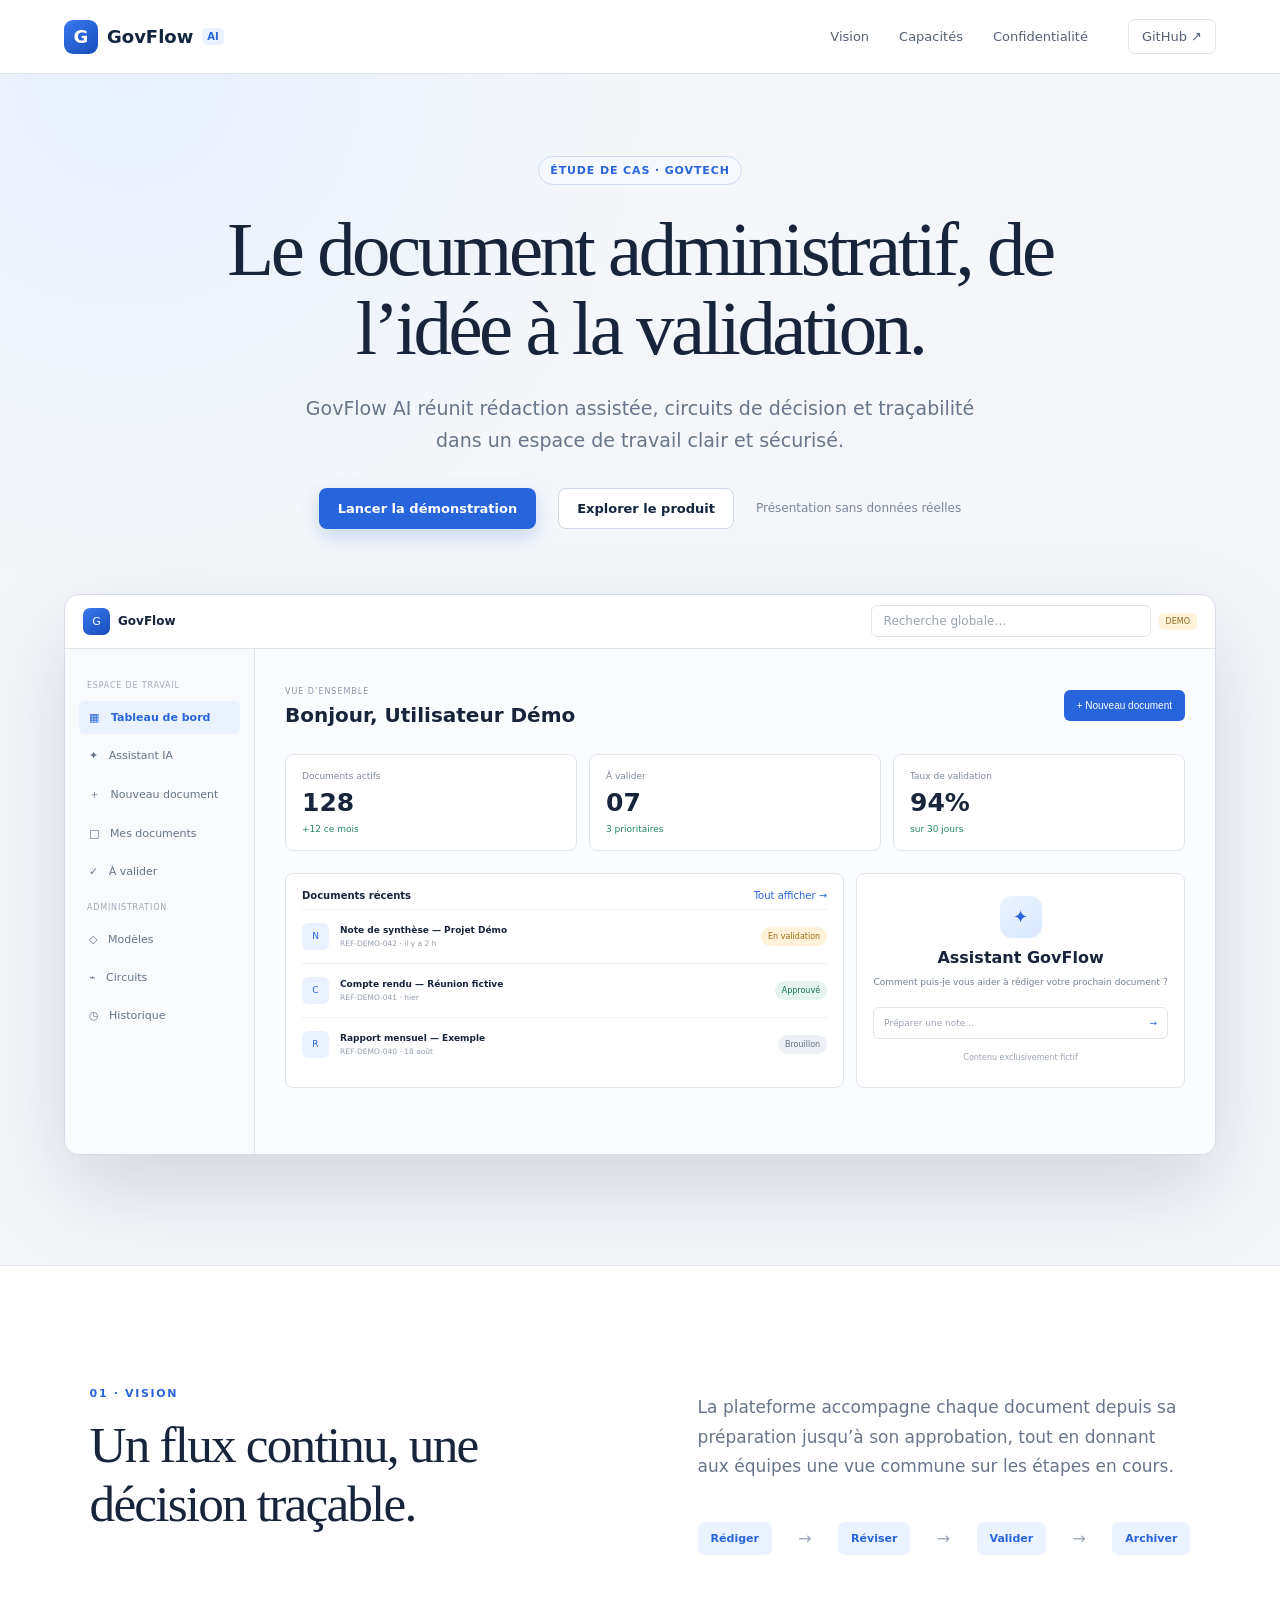
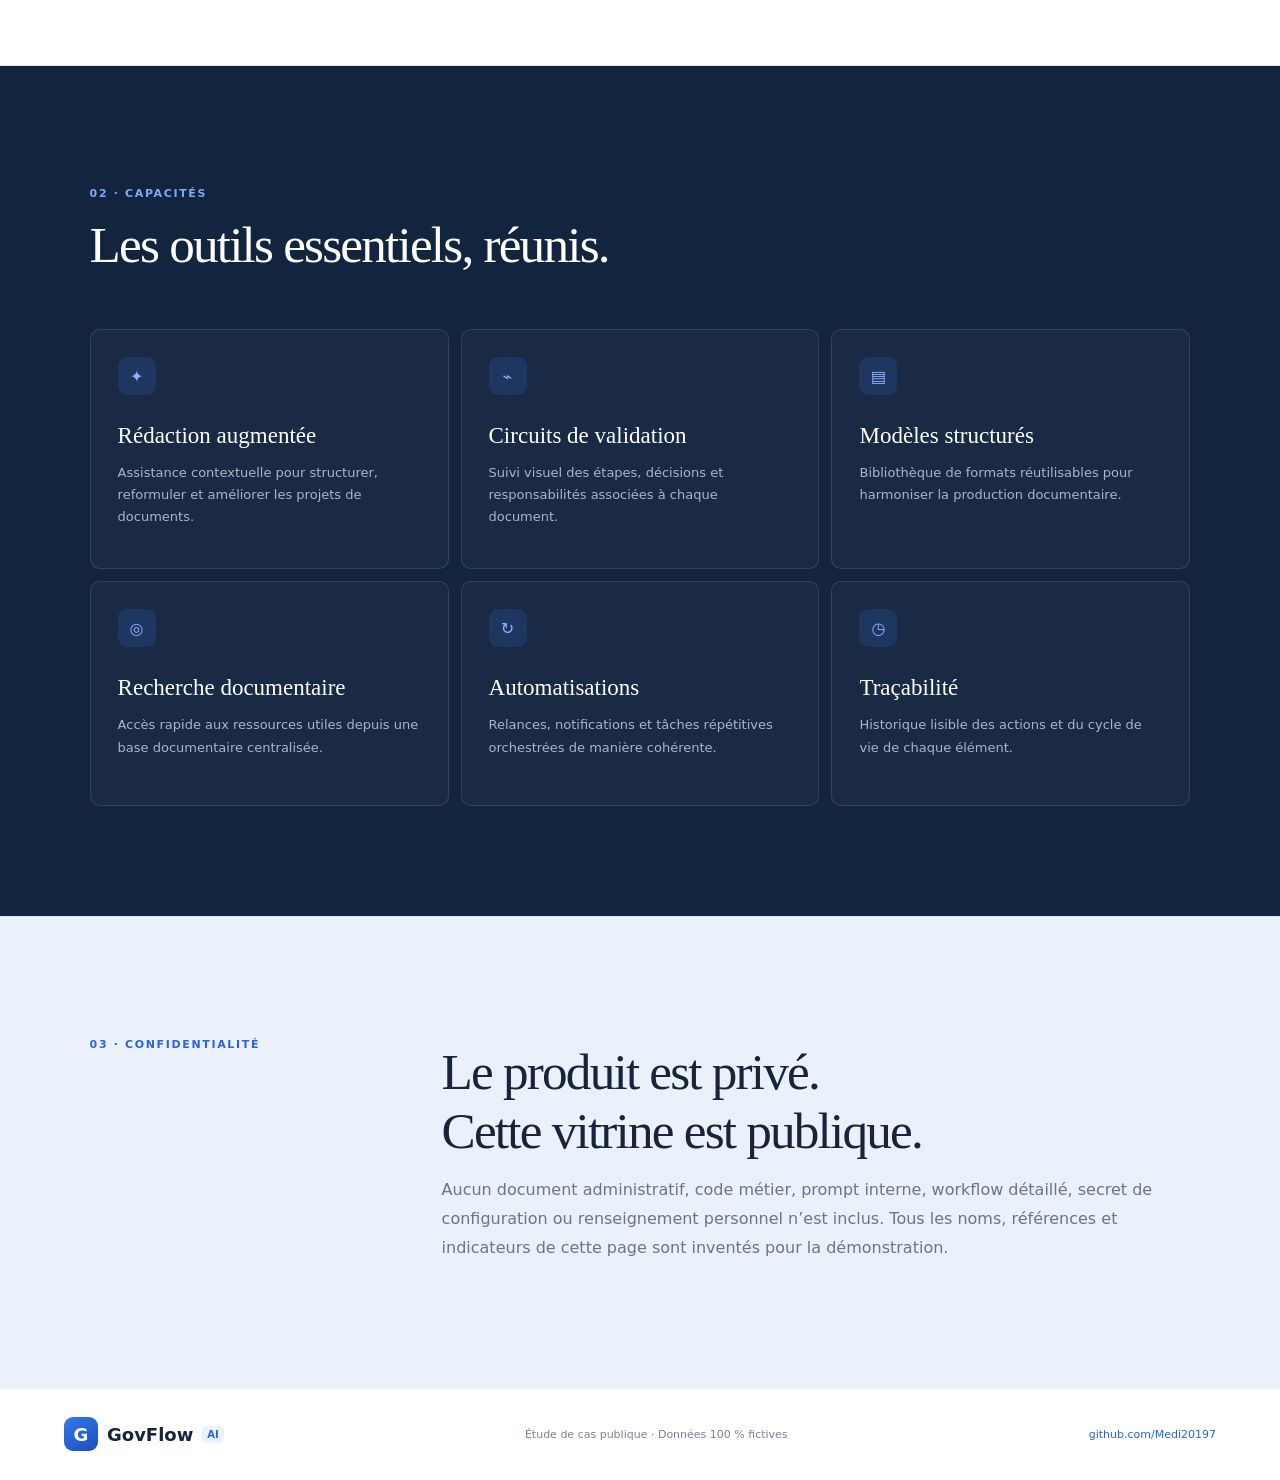
<file: index.html>
<!doctype html>
<html lang="fr">
  <head>
    <meta charset="UTF-8" />
    <meta name="viewport" content="width=device-width, initial-scale=1.0" />
    <meta name="description" content="Étude de cas publique de GovFlow AI, plateforme de gestion documentaire intelligente." />
    <title>GovFlow AI — Étude de cas</title>
    <link rel="stylesheet" href="styles.css" />
  </head>
  <body>
    <header class="nav">
      <a class="logo" href="#top"><span>G</span> GovFlow <i>AI</i></a>
      <nav><a href="#vision">Vision</a><a href="#capacites">Capacités</a><a href="#confidentialite">Confidentialité</a></nav>
      <a class="github" href="https://github.com/Medi20197">GitHub ↗</a>
    </header>

    <main id="top">
      <section class="hero">
        <div class="copy">
          <div class="pill">Étude de cas · GovTech</div>
          <h1>Le document administratif, de l’idée à la validation.</h1>
          <p>GovFlow AI réunit rédaction assistée, circuits de décision et traçabilité dans un espace de travail clair et sécurisé.</p>
          <div class="actions"><a class="primary" href="demo.html">Lancer la démonstration</a><a class="secondary" href="#vision">Explorer le produit</a><span>Présentation sans données réelles</span></div>
        </div>

        <div class="product" aria-label="Aperçu fictif de GovFlow AI">
          <div class="topbar"><div class="mini-logo">G</div><b>GovFlow</b><span>Recherche globale…</span><i>DEMO</i></div>
          <div class="workspace">
            <aside><small>ESPACE DE TRAVAIL</small><b>▦ &nbsp; Tableau de bord</b><span>✦ &nbsp; Assistant IA</span><span>＋ &nbsp; Nouveau document</span><span>□ &nbsp; Mes documents</span><span>✓ &nbsp; À valider</span><small>ADMINISTRATION</small><span>◇ &nbsp; Modèles</span><span>⌁ &nbsp; Circuits</span><span>◷ &nbsp; Historique</span></aside>
            <section class="dash">
              <div class="dash-title"><div><small>VUE D’ENSEMBLE</small><h2>Bonjour, Utilisateur Démo</h2></div><button>+ Nouveau document</button></div>
              <div class="kpis"><article><span>Documents actifs</span><strong>128</strong><em>+12 ce mois</em></article><article><span>À valider</span><strong>07</strong><em>3 prioritaires</em></article><article><span>Taux de validation</span><strong>94%</strong><em>sur 30 jours</em></article></div>
              <div class="content-grid">
                <article class="documents"><div class="card-head"><b>Documents récents</b><span>Tout afficher →</span></div><div class="doc"><i>N</i><div><b>Note de synthèse — Projet Démo</b><small>REF-DEMO-042 · il y a 2 h</small></div><mark>En validation</mark></div><div class="doc"><i>C</i><div><b>Compte rendu — Réunion fictive</b><small>REF-DEMO-041 · hier</small></div><mark class="ok">Approuvé</mark></div><div class="doc"><i>R</i><div><b>Rapport mensuel — Exemple</b><small>REF-DEMO-040 · 18 août</small></div><mark class="draft">Brouillon</mark></div></article>
                <article class="assistant"><div class="spark">✦</div><b>Assistant GovFlow</b><p>Comment puis-je vous aider à rédiger votre prochain document ?</p><div class="prompt">Préparer une note… <span>→</span></div><small>Contenu exclusivement fictif</small></article>
              </div>
            </section>
          </div>
        </div>
      </section>

      <section class="section vision" id="vision">
        <div><p class="eyebrow">01 · Vision</p><h2>Un flux continu, une décision traçable.</h2></div>
        <div><p>La plateforme accompagne chaque document depuis sa préparation jusqu’à son approbation, tout en donnant aux équipes une vue commune sur les étapes en cours.</p><div class="flow"><span>Rédiger</span><i>→</i><span>Réviser</span><i>→</i><span>Valider</span><i>→</i><span>Archiver</span></div></div>
      </section>

      <section class="section capabilities" id="capacites">
        <p class="eyebrow">02 · Capacités</p><h2>Les outils essentiels, réunis.</h2>
        <div class="cards">
          <article><i>✦</i><h3>Rédaction augmentée</h3><p>Assistance contextuelle pour structurer, reformuler et améliorer les projets de documents.</p></article>
          <article><i>⌁</i><h3>Circuits de validation</h3><p>Suivi visuel des étapes, décisions et responsabilités associées à chaque document.</p></article>
          <article><i>▤</i><h3>Modèles structurés</h3><p>Bibliothèque de formats réutilisables pour harmoniser la production documentaire.</p></article>
          <article><i>◎</i><h3>Recherche documentaire</h3><p>Accès rapide aux ressources utiles depuis une base documentaire centralisée.</p></article>
          <article><i>↻</i><h3>Automatisations</h3><p>Relances, notifications et tâches répétitives orchestrées de manière cohérente.</p></article>
          <article><i>◷</i><h3>Traçabilité</h3><p>Historique lisible des actions et du cycle de vie de chaque élément.</p></article>
        </div>
      </section>

      <section class="section privacy" id="confidentialite">
        <p class="eyebrow">03 · Confidentialité</p><div><h2>Le produit est privé.<br />Cette vitrine est publique.</h2><p>Aucun document administratif, code métier, prompt interne, workflow détaillé, secret de configuration ou renseignement personnel n’est inclus. Tous les noms, références et indicateurs de cette page sont inventés pour la démonstration.</p></div>
      </section>
    </main>

    <footer><a class="logo" href="#top"><span>G</span> GovFlow <i>AI</i></a><p>Étude de cas publique · Données 100 % fictives</p><a href="https://github.com/Medi20197">github.com/Medi20197</a></footer>
  </body>
</html>
</file>
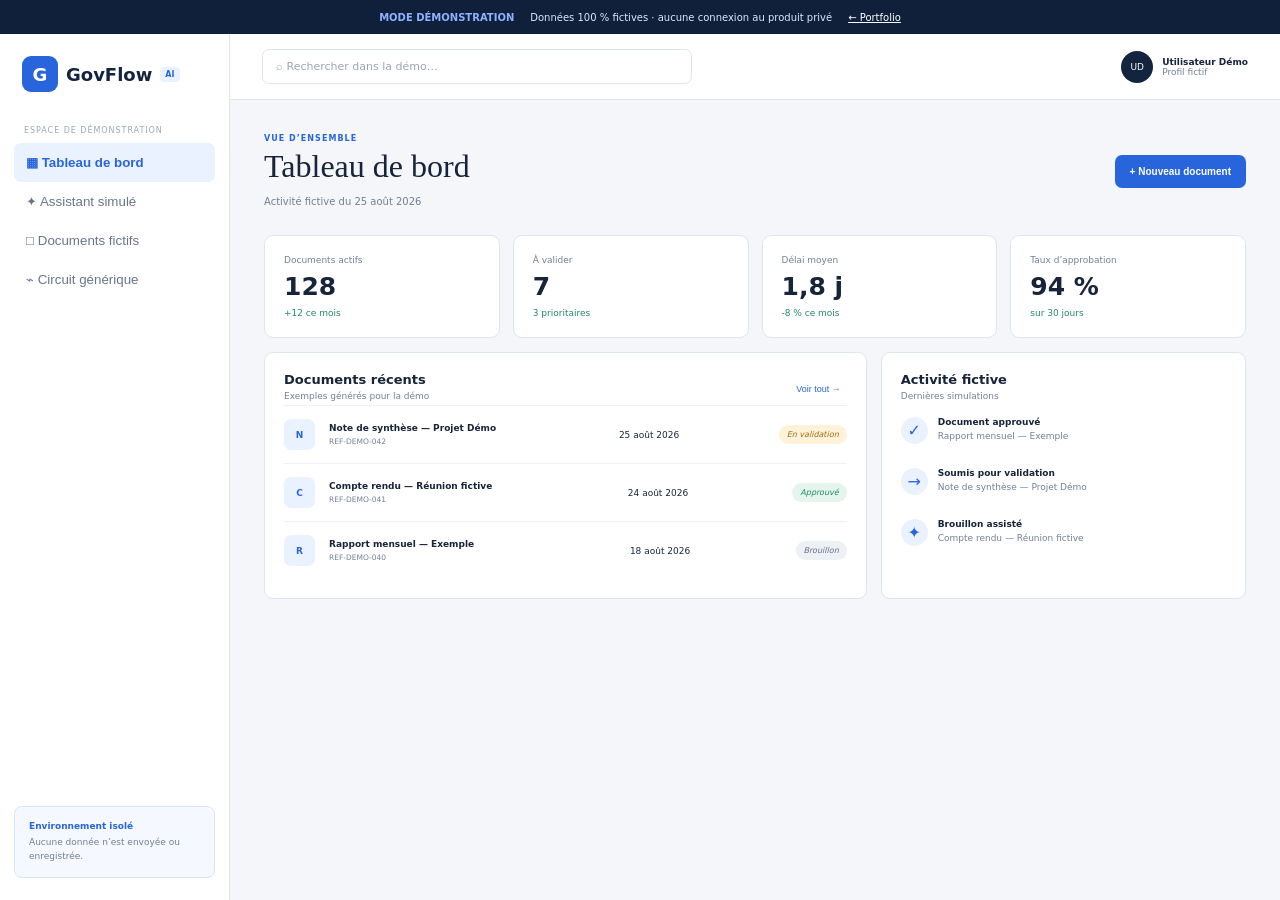
<file: demo.html>
<!doctype html>
<html lang="fr">
<head><meta charset="UTF-8"><meta name="viewport" content="width=device-width,initial-scale=1"><meta name="description" content="Démonstration fictive et autonome de GovFlow AI."><title>GovFlow AI — Démonstration</title><link rel="stylesheet" href="demo.css"></head>
<body>
  <div class="banner"><b>MODE DÉMONSTRATION</b><span>Données 100 % fictives · aucune connexion au produit privé</span><a href="index.html">← Portfolio</a></div>
  <div class="shell">
    <aside><a class="brand" href="demo.html"><i>G</i>GovFlow <small>AI</small></a><p>ESPACE DE DÉMONSTRATION</p><button class="nav active" data-view="dashboard">▦ Tableau de bord</button><button class="nav" data-view="assistant">✦ Assistant simulé</button><button class="nav" data-view="documents">□ Documents fictifs</button><button class="nav" data-view="workflow">⌁ Circuit générique</button><div class="safe"><b>Environnement isolé</b><span>Aucune donnée n’est envoyée ou enregistrée.</span></div></aside>
    <main>
      <header><button id="menu">☰</button><div class="search">⌕ Rechercher dans la démo…</div><div class="user"><i>UD</i><span><b>Utilisateur Démo</b><small>Profil fictif</small></span></div></header>

      <section id="dashboard" class="view active"><div class="title"><div><p>VUE D’ENSEMBLE</p><h1>Tableau de bord</h1><span>Activité fictive du 25 août 2026</span></div><button class="primary create">+ Nouveau document</button></div><div class="metrics"><article><span>Documents actifs</span><strong>128</strong><small>+12 ce mois</small></article><article><span>À valider</span><strong>7</strong><small>3 prioritaires</small></article><article><span>Délai moyen</span><strong>1,8 j</strong><small>-8 % ce mois</small></article><article><span>Taux d’approbation</span><strong>94 %</strong><small>sur 30 jours</small></article></div><div class="columns"><article class="panel"><div class="panel-head"><div><h2>Documents récents</h2><p>Exemples générés pour la démo</p></div><button data-go="documents">Voir tout →</button></div><div id="recent"></div></article><article class="panel"><div class="panel-head"><div><h2>Activité fictive</h2><p>Dernières simulations</p></div></div><div class="activity"><p><i>✓</i><span><b>Document approuvé</b><small>Rapport mensuel — Exemple</small></span></p><p><i>→</i><span><b>Soumis pour validation</b><small>Note de synthèse — Projet Démo</small></span></p><p><i>✦</i><span><b>Brouillon assisté</b><small>Compte rendu — Réunion fictive</small></span></p></div></article></div></section>

      <section id="assistant" class="view"><div class="title"><div><p>SIMULATION LOCALE</p><h1>Assistant GovFlow</h1><span>Réponses prédéfinies, sans appel à une IA externe</span></div></div><div class="columns assistant-grid"><article class="panel chat"><div id="messages"><div class="message bot"><i>✦</i><p>Bonjour ! Choisissez un exemple pour simuler une aide à la rédaction.</p></div></div><div class="suggestions"><button data-prompt="note">Préparer une note</button><button data-prompt="compte">Structurer un compte rendu</button><button data-prompt="rapport">Créer un plan de rapport</button></div><form id="chat-form"><input id="chat-input" placeholder="Écrivez une demande fictive…" autocomplete="off"><button>Envoyer</button></form></article><article class="panel context"><h2>Protection des données</h2><p>Cette interface fonctionne uniquement dans votre navigateur. Les réponses sont génériques et aucune saisie n’est transmise.</p><dl><div><dt>Mode</dt><dd>Simulation</dd></div><div><dt>Sources</dt><dd>Aucune donnée réelle</dd></div><div><dt>Conservation</dt><dd>Aucune</dd></div></dl></article></div></section>

      <section id="documents" class="view"><div class="title"><div><p>CONTENU FICTIF</p><h1>Documents de démonstration</h1><span>Références et intitulés inventés</span></div><button class="primary create">+ Nouveau document</button></div><article class="panel"><div class="filters"><input id="doc-search" placeholder="Rechercher un exemple…"><button class="filter active" data-filter="all">Tous</button><button class="filter" data-filter="Brouillon">Brouillons</button><button class="filter" data-filter="En validation">En validation</button><button class="filter" data-filter="Approuvé">Approuvés</button></div><div id="doc-table"></div></article></section>

      <section id="workflow" class="view"><div class="title"><div><p>PARCOURS SIMULÉ</p><h1>Circuit de validation</h1><span>Exemple générique sans règle métier réelle</span></div><button id="advance" class="primary">Faire avancer</button></div><article class="panel workflow"><div class="workflow-head"><div><small>DOCUMENT FICTIF</small><h2>Note de synthèse — Projet Démo</h2><span>REF-DEMO-042</span></div><mark id="status">En validation</mark></div><div class="steps"><div class="step done"><i>✓</i><b>Rédaction</b><span>Terminée</span></div><hr class="done"><div class="step current"><i>2</i><b>Révision</b><span>Étape actuelle</span></div><hr><div class="step"><i>3</i><b>Validation</b><span>En attente</span></div><hr><div class="step"><i>4</i><b>Publication</b><span>En attente</span></div></div><p id="workflow-note" class="note">La simulation est positionnée sur l’étape « Révision ».</p></article></section>
    </main>
  </div>
  <dialog><form id="create-form"><div class="dialog-head"><div><small>DÉMONSTRATION</small><h2>Créer un document fictif</h2></div><button type="button" id="close">×</button></div><label>Type<select id="new-type"><option>Note de synthèse</option><option>Compte rendu</option><option>Rapport</option></select></label><label>Objet<input id="new-title" maxlength="80" required placeholder="Ex. Projet de démonstration"></label><p>Aucune information saisie ici n’est enregistrée ou transmise.</p><button class="primary">Créer le brouillon fictif</button></form></dialog>
  <div id="toast"></div><script src="demo.js"></script>
</body></html>
</file>
<file: styles.css>
:root{--navy:#13243f;--blue:#2864dc;--sky:#eaf2ff;--ink:#17243a;--muted:#68758a;--line:#dfe5ed;--paper:#fff;--bg:#f4f6f9;--green:#23876b}*{box-sizing:border-box}html{scroll-behavior:smooth}body{margin:0;background:var(--bg);color:var(--ink);font-family:Inter,ui-sans-serif,system-ui,-apple-system,"Segoe UI",sans-serif}.nav{height:74px;padding:0 max(5vw,24px);display:flex;align-items:center;gap:40px;background:#fff;border-bottom:1px solid var(--line)}.logo{display:flex;align-items:center;gap:9px;color:var(--navy);font-size:18px;font-weight:800;text-decoration:none}.logo span,.mini-logo{display:grid;place-items:center;width:34px;height:34px;border-radius:9px;background:linear-gradient(145deg,#3978ed,#184ebc);color:white}.logo i{font-size:10px;font-style:normal;color:var(--blue);background:var(--sky);border-radius:5px;padding:3px 5px}.nav nav{display:flex;gap:30px;margin-left:auto}.nav nav a,.github{color:#546176;text-decoration:none;font-size:13px}.github{padding:9px 13px;border:1px solid var(--line);border-radius:7px}.hero{padding:82px max(5vw,24px) 110px;overflow:hidden;background:radial-gradient(circle at 10% 0,#e8f0ff 0,transparent 31%),var(--bg)}.copy{max-width:850px;margin:0 auto 65px;text-align:center}.pill{display:inline-block;padding:7px 11px;border:1px solid #cfdcf4;border-radius:20px;color:var(--blue);background:#f5f8ff;font-size:11px;font-weight:750;letter-spacing:.08em;text-transform:uppercase}.copy h1{font-family:Georgia,serif;font-size:clamp(50px,6vw,82px);font-weight:500;line-height:1.03;letter-spacing:-.045em;margin:25px 0}.copy>p{max-width:670px;margin:0 auto;color:var(--muted);font-size:19px;line-height:1.65}.actions{display:flex;justify-content:center;align-items:center;gap:22px;margin-top:32px}.primary{padding:13px 19px;border-radius:8px;background:var(--blue);color:white;text-decoration:none;font-size:13px;font-weight:700;box-shadow:0 8px 20px #2864dc35}.actions span{color:#7c8799;font-size:12px}.product{max-width:1180px;margin:auto;background:#fff;border:1px solid #d5dce7;border-radius:15px;box-shadow:0 35px 90px #162b4c26;overflow:hidden}.topbar{height:54px;display:flex;align-items:center;padding:0 18px;border-bottom:1px solid var(--line);font-size:12px;gap:8px}.mini-logo{width:27px;height:27px;border-radius:7px;font-size:11px}.topbar>span{width:280px;margin-left:auto;padding:8px 12px;border:1px solid var(--line);border-radius:6px;color:#9aa4b2}.topbar>i{font-style:normal;font-size:8px;padding:4px 7px;background:#fff4db;color:#936718;border-radius:5px}.workspace{height:505px;display:grid;grid-template-columns:190px 1fr}.workspace aside{display:flex;flex-direction:column;gap:5px;padding:22px 14px;background:#f8fafc;border-right:1px solid var(--line);color:#667489;font-size:11px}.workspace aside small{font-size:8px;letter-spacing:.1em;color:#a0a9b6;margin:10px 8px 6px}.workspace aside b,.workspace aside span{padding:10px;border-radius:6px}.workspace aside b{background:var(--sky);color:var(--blue)}.dash{padding:30px;background:#fbfcfe}.dash-title{display:flex;align-items:center;justify-content:space-between}.dash-title small{color:#8b97a7;font-size:8px;letter-spacing:.12em}.dash-title h2{font-size:20px;margin:5px 0}.dash-title button{border:0;border-radius:6px;background:var(--blue);color:white;padding:10px 13px;font-size:10px}.kpis{display:grid;grid-template-columns:repeat(3,1fr);gap:12px;margin:22px 0}.kpis article{padding:16px;border:1px solid var(--line);border-radius:8px;background:#fff}.kpis span,.kpis em{display:block;color:#7e8999;font-size:9px;font-style:normal}.kpis strong{display:block;font-size:25px;margin:7px 0}.kpis em{color:var(--green)}.content-grid{display:grid;grid-template-columns:1.7fr 1fr;gap:12px}.content-grid>article{background:#fff;border:1px solid var(--line);border-radius:8px;padding:16px}.card-head{display:flex;justify-content:space-between;font-size:10px;margin-bottom:8px}.card-head span{color:var(--blue)}.doc{display:grid;grid-template-columns:28px 1fr auto;gap:10px;align-items:center;padding:13px 0;border-top:1px solid #edf0f4;font-size:9px}.doc i{display:grid;place-items:center;width:27px;height:27px;border-radius:6px;background:var(--sky);color:var(--blue);font-style:normal}.doc b,.doc small{display:block}.doc small{color:#929dab;margin-top:4px}.doc mark{padding:5px 7px;border-radius:10px;background:#fff2d8;color:#9a6b10;font-size:8px}.doc mark.ok{background:#e5f4ed;color:#197358}.doc mark.draft{background:#edf0f4;color:#657184}.assistant{text-align:center}.spark{display:grid;place-items:center;margin:6px auto 10px;width:42px;height:42px;border-radius:12px;background:linear-gradient(145deg,#eaf2ff,#d8e8ff);color:var(--blue);font-size:18px}.assistant p{color:#758195;font-size:9px;line-height:1.5}.prompt{display:flex;justify-content:space-between;margin-top:18px;padding:10px;border:1px solid var(--line);border-radius:6px;color:#9ca5b2;font-size:9px;text-align:left}.prompt span{color:var(--blue)}.assistant small{display:block;margin-top:14px;color:#9ca5b2;font-size:8px}.section{padding:110px max(7vw,28px);border-top:1px solid var(--line)}.eyebrow{color:var(--blue);font-size:11px;font-weight:800;letter-spacing:.15em;text-transform:uppercase}.section h2{font-family:Georgia,serif;font-weight:500;font-size:clamp(38px,4vw,58px);letter-spacing:-.035em;margin:15px 0}.vision{display:grid;grid-template-columns:1fr 1fr;gap:9vw;background:#fff}.vision>div>p:not(.eyebrow){color:var(--muted);font-size:17px;line-height:1.75}.flow{display:flex;align-items:center;justify-content:space-between;margin-top:40px}.flow span{padding:10px 13px;border-radius:7px;background:var(--sky);color:var(--blue);font-size:11px;font-weight:700}.flow i{font-style:normal;color:#9aa6b8}.capabilities{background:var(--navy);color:#fff}.capabilities .eyebrow{color:#7fa8fb}.cards{display:grid;grid-template-columns:repeat(3,1fr);gap:12px;margin-top:55px}.cards article{min-height:225px;padding:27px;border:1px solid #ffffff1e;border-radius:10px;background:#ffffff08}.cards i{display:grid;place-items:center;width:38px;height:38px;border-radius:9px;background:#3974e52a;color:#8eb2ff;font-style:normal}.cards h3{font-family:Georgia,serif;font-weight:500;font-size:23px;margin:28px 0 12px}.cards p{color:#aab6c8;font-size:13px;line-height:1.7}.privacy{display:grid;grid-template-columns:.5fr 1.5fr;gap:8vw;background:#eaf1fb}.privacy>div p{max-width:760px;color:var(--muted);font-size:16px;line-height:1.8}footer{padding:28px max(5vw,24px);display:flex;align-items:center;justify-content:space-between;background:#fff;color:#778397;font-size:11px}footer a:last-child{color:var(--blue);text-decoration:none}@media(max-width:900px){.nav nav{display:none}.product{min-width:900px;transform:scale(.8);transform-origin:left top;margin-bottom:-100px}.vision,.privacy{grid-template-columns:1fr}.cards{grid-template-columns:repeat(2,1fr)}}@media(max-width:600px){.hero{padding-top:55px}.actions{flex-direction:column}.product{transform:scale(.58);margin-bottom:-210px}.section{padding-top:75px;padding-bottom:75px}.cards{grid-template-columns:1fr}.flow{gap:7px;overflow:auto}.flow span{white-space:nowrap}footer{align-items:flex-start;gap:16px;flex-direction:column}}
:root{--secondary-added:1}.secondary{padding:12px 18px;border:1px solid #cfd8e8;border-radius:8px;background:#fff;color:#13243f;text-decoration:none;font-size:13px;font-weight:700}
</file>
<file: demo.css>
:root{--blue:#2864dc;--navy:#13243f;--ink:#17243a;--muted:#718095;--line:#dfe5ed;--sky:#eaf2ff;--bg:#f4f6f9;--green:#23876b}*{box-sizing:border-box}body{margin:0;background:var(--bg);color:var(--ink);font-family:Inter,system-ui,sans-serif}.banner{height:34px;display:flex;align-items:center;justify-content:center;gap:16px;background:#10203a;color:#dce8ff;font-size:10px}.banner b{color:#8db2ff}.banner a{color:#fff}.shell{min-height:calc(100vh - 34px);display:grid;grid-template-columns:230px 1fr}.shell>aside{position:sticky;top:0;height:calc(100vh - 34px);display:flex;flex-direction:column;padding:22px 14px;background:#fff;border-right:1px solid var(--line)}.brand{display:flex;align-items:center;gap:8px;padding:0 8px 26px;color:var(--navy);font-size:18px;font-weight:800;text-decoration:none}.brand i{display:grid;place-items:center;width:36px;height:36px;border-radius:9px;background:var(--blue);color:#fff;font-style:normal}.brand small{padding:3px 5px;border-radius:4px;background:var(--sky);color:var(--blue);font-size:8px}.shell>aside>p{margin:8px 10px;color:#9ca7b6;font-size:8px;letter-spacing:.12em}.nav{padding:12px;border:0;border-radius:7px;background:transparent;color:#68768a;text-align:left;cursor:pointer}.nav:hover{background:#f5f7fa}.nav.active{background:var(--sky);color:var(--blue);font-weight:700}.safe{margin-top:auto;padding:14px;border:1px solid #d9e5f8;border-radius:8px;background:#f5f8ff}.safe b,.safe span{display:block;font-size:9px}.safe b{color:var(--blue)}.safe span{margin-top:5px;color:var(--muted);line-height:1.5}main{min-width:0}header{height:66px;display:flex;align-items:center;padding:0 32px;background:#fff;border-bottom:1px solid var(--line)}#menu{display:none}.search{width:min(430px,45vw);padding:10px 13px;border:1px solid var(--line);border-radius:7px;color:#9ba5b3;font-size:11px}.user{display:flex;align-items:center;gap:9px;margin-left:auto}.user>i{display:grid;place-items:center;width:32px;height:32px;border-radius:50%;background:var(--navy);color:#fff;font-size:9px;font-style:normal}.user b,.user small{display:block;font-size:9px}.user small{color:var(--muted)}.view{display:none;padding:34px}.view.active{display:block}.title{display:flex;align-items:center;justify-content:space-between;margin-bottom:26px}.title p{margin:0;color:var(--blue);font-size:8px;font-weight:800;letter-spacing:.13em}.title h1{margin:5px 0;font-family:Georgia,serif;font-size:32px;font-weight:500}.title span{color:var(--muted);font-size:10px}.primary{padding:11px 15px;border:0;border-radius:7px;background:var(--blue);color:#fff;font-size:10px;font-weight:700;cursor:pointer}.metrics{display:grid;grid-template-columns:repeat(4,1fr);gap:13px}.metrics article,.panel{padding:19px;background:#fff;border:1px solid var(--line);border-radius:9px}.metrics span,.metrics small,.metrics strong{display:block}.metrics span,.metrics small{color:var(--muted);font-size:9px}.metrics strong{margin:7px 0;font-size:25px}.metrics small{color:var(--green)}.columns{display:grid;grid-template-columns:1.65fr 1fr;gap:14px;margin-top:14px}.panel-head{display:flex;justify-content:space-between}.panel-head h2,.context h2{margin:0;font-size:13px}.panel-head p{margin:4px 0;color:var(--muted);font-size:9px}.panel-head button{border:0;background:none;color:var(--blue);font-size:9px;cursor:pointer}.doc{display:grid;grid-template-columns:34px 1.5fr .8fr auto;gap:11px;align-items:center;padding:13px 0;border-top:1px solid #edf0f4;font-size:9px}.doc i{display:grid;place-items:center;width:31px;height:31px;border-radius:7px;background:var(--sky);color:var(--blue);font-style:normal;font-weight:700}.doc b,.doc small{display:block}.doc small{margin-top:4px;color:var(--muted)}.badge{padding:5px 8px;border-radius:12px;background:#fff2d8;color:#996b14;font-size:8px}.badge.ok{background:#e5f4ed;color:var(--green)}.badge.draft{background:#edf0f4;color:#667184}.activity p{display:flex;gap:10px;margin:0;padding:12px 0}.activity i{display:grid;place-items:center;width:27px;height:27px;border-radius:50%;background:var(--sky);color:var(--blue);font-style:normal}.activity b,.activity small{display:block;font-size:9px}.activity small{margin-top:4px;color:var(--muted)}.assistant-grid{grid-template-columns:1fr 280px}.chat{min-height:500px;display:flex;flex-direction:column}.message{display:flex;gap:9px;max-width:75%;margin-bottom:12px}.message i{display:grid;place-items:center;flex:0 0 30px;height:30px;border-radius:7px;background:var(--sky);color:var(--blue);font-style:normal;font-size:9px}.message p{margin:0;padding:11px 13px;border-radius:4px 11px 11px;background:#f1f5fb;font-size:10px;line-height:1.6;white-space:pre-line}.message.user{margin-left:auto;flex-direction:row-reverse}.message.user i{background:var(--navy);color:#fff}.message.user p{background:var(--blue);color:#fff}.suggestions{display:flex;flex-wrap:wrap;gap:6px;margin-top:auto}.suggestions button,.filter{padding:8px 10px;border:1px solid #ccd9ed;border-radius:15px;background:#f8faff;color:var(--blue);font-size:8px;cursor:pointer}#chat-form{display:flex;gap:7px;margin-top:10px}#chat-form input,.filters input{flex:1;padding:11px;border:1px solid var(--line);border-radius:7px}#chat-form button{border:0;border-radius:7px;background:var(--blue);color:#fff}.context p{color:var(--muted);font-size:10px;line-height:1.6}.context dl div{display:flex;justify-content:space-between;padding:11px 0;border-top:1px solid var(--line);font-size:9px}.context dd{margin:0;font-weight:700}.filters{display:flex;gap:7px;margin-bottom:12px}.filter{border-radius:6px;background:#fff;color:var(--muted)}.filter.active{background:var(--sky);color:var(--blue)}.workflow{padding:28px}.workflow-head{display:flex;align-items:center;justify-content:space-between}.workflow-head small{color:var(--blue);font-size:8px}.workflow-head h2{margin:5px 0;font-size:18px}.workflow-head span{color:var(--muted);font-size:9px}.workflow-head mark{padding:7px 10px;border-radius:14px;background:#fff2d8;color:#95670e;font-size:9px}.steps{display:flex;align-items:flex-start;justify-content:center;margin:65px 0}.step{width:115px;text-align:center}.step i{display:grid;place-items:center;width:39px;height:39px;margin:0 auto 11px;border:2px solid #d8dfe9;border-radius:50%;background:#fff;color:#919cac;font-style:normal;font-size:10px}.step b,.step span{display:block;font-size:9px}.step span{margin-top:4px;color:var(--muted);font-size:8px}.step.done i{border-color:var(--green);background:var(--green);color:#fff}.step.current i{border-color:var(--blue);box-shadow:0 0 0 5px var(--sky);color:var(--blue)}.steps hr{width:90px;height:2px;margin:19px 0;border:0;background:#dfe4eb}.steps hr.done{background:var(--green)}.note{padding:12px;border-radius:7px;background:#f4f7fb;color:var(--muted);font-size:9px;text-align:center}dialog{width:min(450px,90vw);padding:0;border:0;border-radius:11px;box-shadow:0 25px 80px #15284745}dialog::backdrop{background:#13243f88}dialog form{display:grid;gap:14px;padding:24px}.dialog-head{display:flex;justify-content:space-between}.dialog-head small{color:var(--blue);font-size:8px}.dialog-head h2{margin:4px 0;font-family:Georgia,serif;font-weight:500}.dialog-head button{border:0;background:none;font-size:22px}dialog label{display:grid;gap:6px;color:var(--muted);font-size:9px}dialog input,dialog select{padding:10px;border:1px solid var(--line);border-radius:6px}dialog p{color:var(--muted);font-size:9px}#toast{position:fixed;right:24px;bottom:24px;padding:12px 15px;border-radius:7px;background:var(--navy);color:#fff;font-size:9px;opacity:0;transition:.2s}#toast.show{opacity:1}@media(max-width:900px){.shell{grid-template-columns:1fr}.shell>aside{position:fixed;z-index:3;left:-240px;transition:.2s}.shell>aside.open{left:0;box-shadow:15px 0 40px #13243f33}#menu{display:block;margin-right:12px;border:0;background:none}.metrics{grid-template-columns:repeat(2,1fr)}.columns{grid-template-columns:1fr}.view{padding:24px}}@media(max-width:560px){.banner span{display:none}.metrics{grid-template-columns:1fr}.title{align-items:flex-start;gap:15px;flex-direction:column}.filters{flex-wrap:wrap}.filters input{flex-basis:100%}.doc{grid-template-columns:32px 1fr auto}.doc>span:not(.badge){display:none}.steps{justify-content:flex-start;overflow:auto}.user span{display:none}}
</file>
